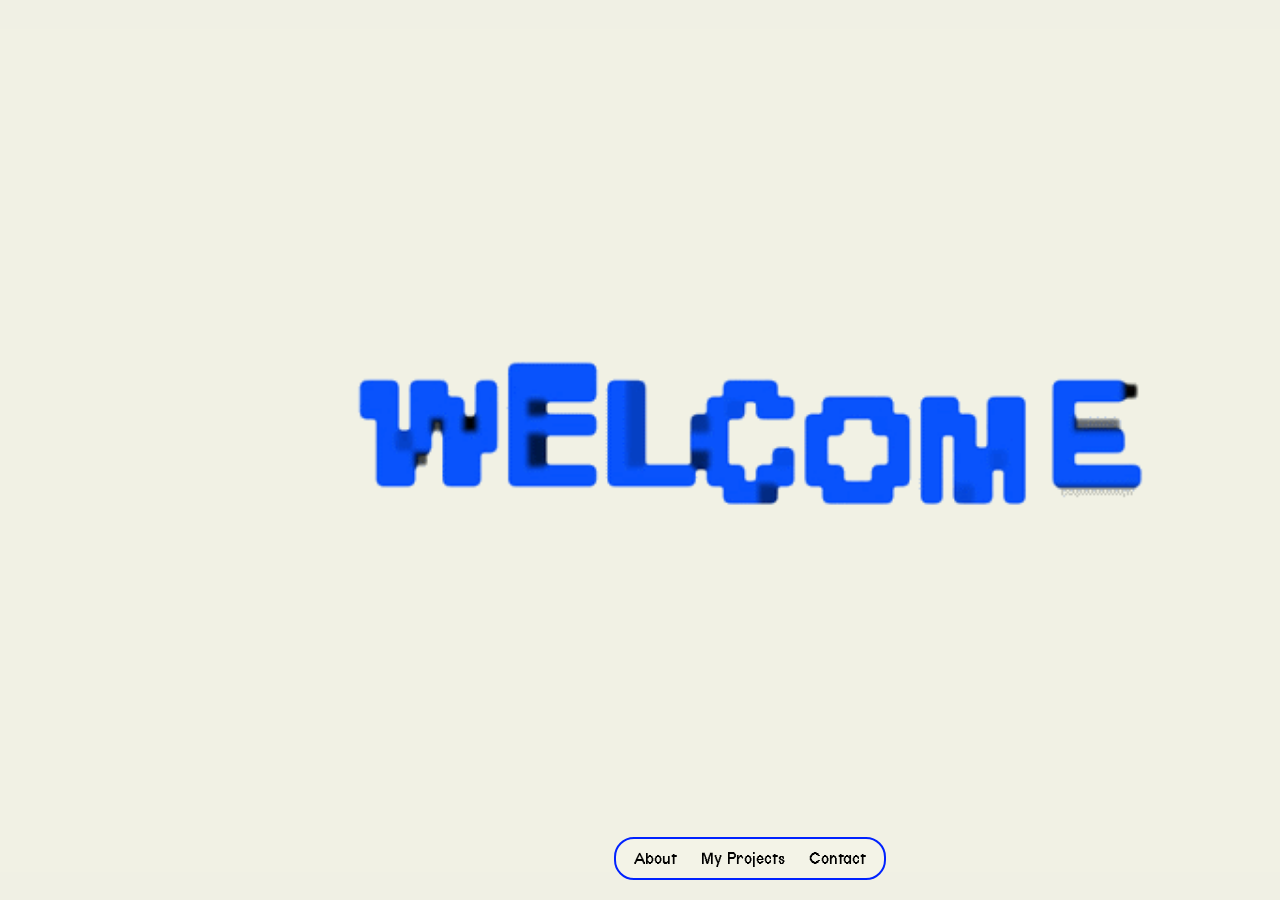
<file: index.html>
<!DOCTYPE html>
<html lang="he" dir="rtl">
<head>
  <meta charset="UTF-8">
  <meta name="viewport" content="width=device-width, initial-scale=1.0">
  <title>Document</title>
  <link rel="stylesheet" href="style.css"> 
</head>

<body>

<img class="welcome-gif" src="pictures/welcome.gif" alt="Welcome">
  <nav class="bottom-menu">
    <a href="contact.html" >Contact</a>
    <a href="myprojects.html">My Projects</a>
        <a href="about.html">About</a>
  </nav>

</body>
</html>
</file>
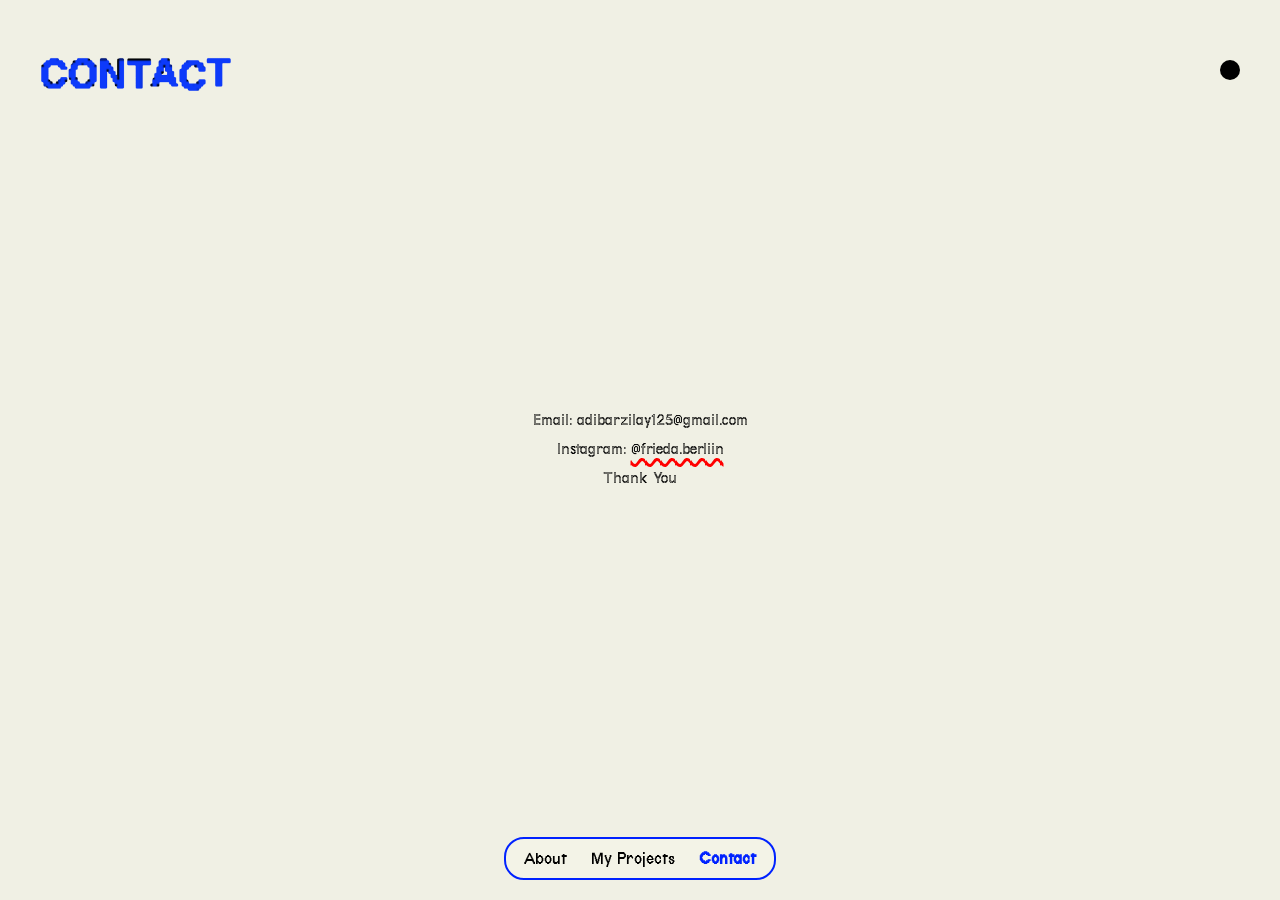
<file: contact.html>
<!DOCTYPE html>
<html lang="he" dir="rtl">

<head>
  <title>Contact</title>
  <link rel="stylesheet" href="style.css">
  <meta name="viewport" content="width=device-width, initial-scale=1.0">
</head>

<body>

 <img class="contact-title-video" src="pictures/contact.gif" alt="About">

  <a href="index.html" class="home-dot"></a>

  <div class="contact-text" dir="ltr">
    <p>Email: adibarzilay125@gmail.com</p>

    <p>
      Instagram:
      <a 
        href="https://www.instagram.com/frieda.berliin/" 
        class="text-link" 
        target="_blank" 
        rel="noopener noreferrer"
      >
        @frieda.berliin
      </a>
    </p>

    <p>Thank You</p>
  </div>

   <nav class="bottom-menu">
    <a href="contact.html" class="active">Contact</a>
    <a href="myprojects.html">My Projects</a>
        <a href="about.html">About</a>
  </nav>
  
</body>
</html>
</file>
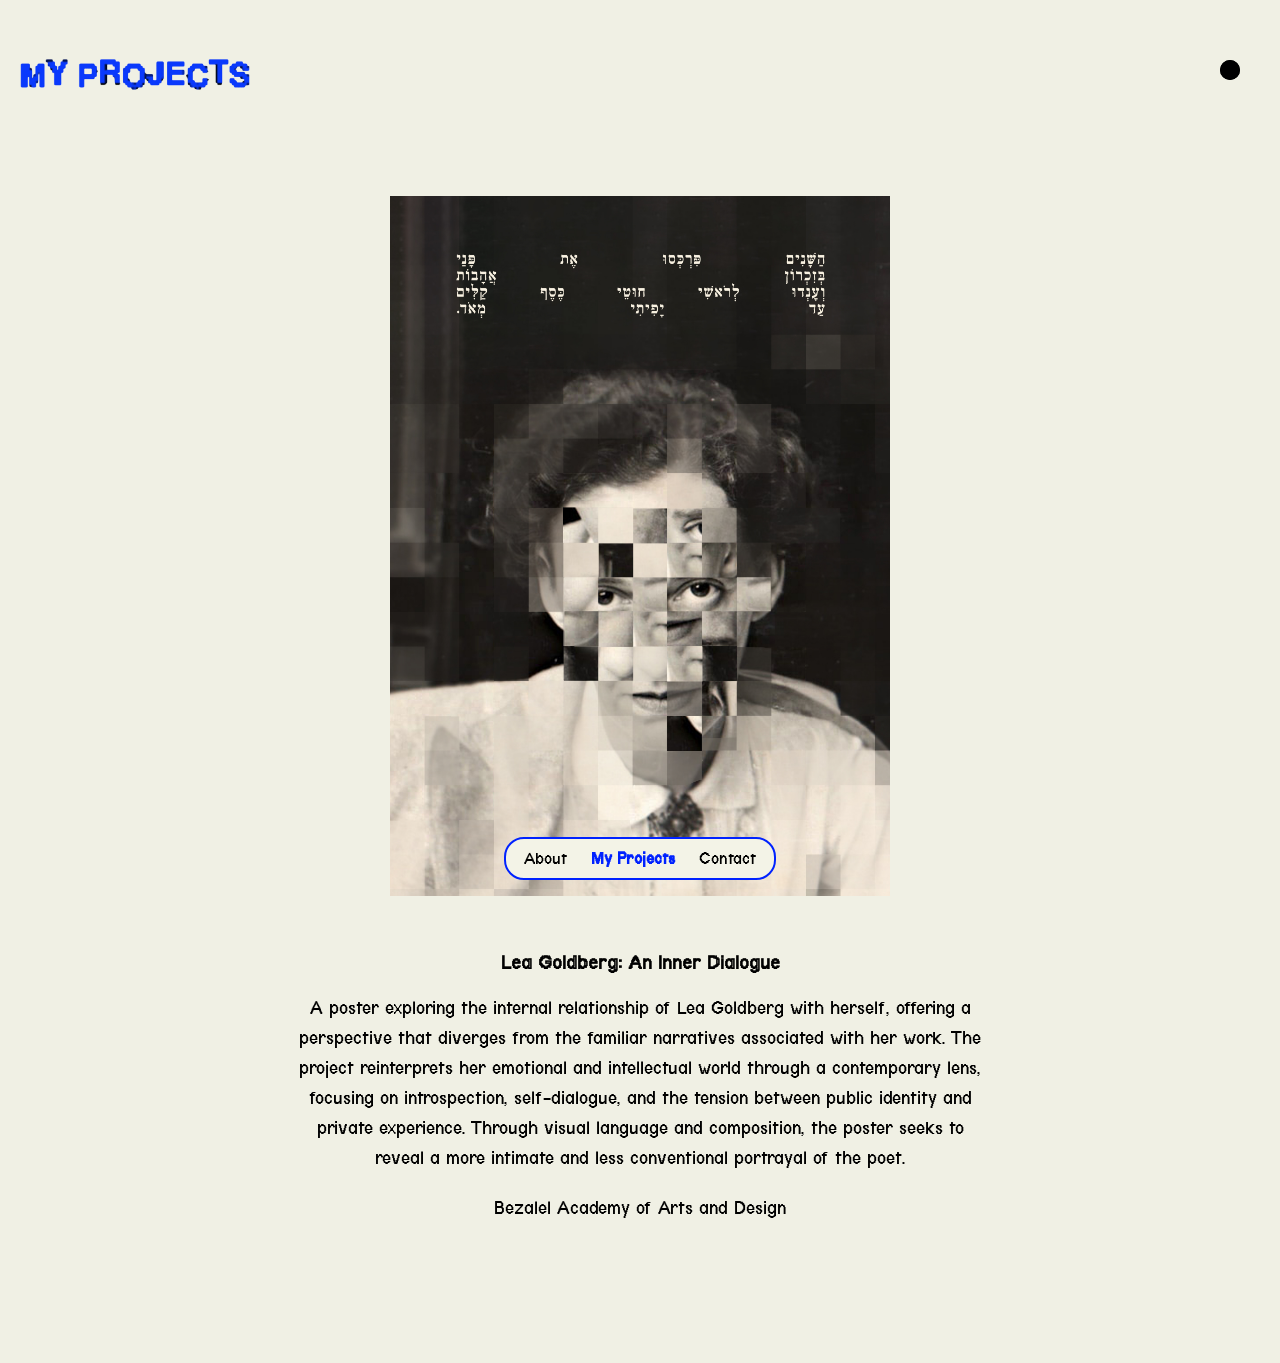
<file: leagoldberg.html>
<!DOCTYPE html>
<html>
    <html lang="he" dir="rtl">

<head>
  <img class="contact-title-video" src="pictures/myproject.gif" alt="About">
    <a href="index.html" class="home-dot"></a>
  <link rel="stylesheet" href="style.css">
    <meta name="viewport" content="width=device-width, initial-scale=1.0">
</head>

<body>
<a href="graphics.html">
  <h2 class="english">Graphics</h2>
</a>
   <a href="index.html" class="home-dot"></a>
    
  <nav class="bottom-menu">
    <a href="contact.html">Contact</a>
    <a href="myprojects.html" class="active">My Projects</a>
        <a href="about.html">About</a>
  </nav>


<div class="image-text" >

  <img class="poster" src="photos/leagoldberg.jpg" alt="poster">

  <div class="project-text">
    <h3 dir="ltr">
   Lea Goldberg: An Inner Dialogue   </h3>

    <p dir="ltr" class="paragraph">
   A poster exploring the internal relationship of Lea Goldberg with herself, offering a perspective that diverges from the familiar narratives associated with her work. The project reinterprets her emotional and intellectual world through a contemporary lens, focusing on introspection, self-dialogue, and the tension between public identity and private experience. Through visual language and composition, the poster seeks to reveal a more intimate and less conventional portrayal of the poet.
    </p>
    <p class="paragraph" >Bezalel Academy of Arts and Design</p>
  </div>

</div>
</file>
<file: style.css>
@font-face {
  font-family: "helvetica";
  font-weight: 100;
  src: url(fonts/helvetica-oblique.woff) format("woff");
}

@font-face {
  font-family: "helvetica";
  font-weight: 200;
  src: url(fonts/helvetica-bold-oblique.woff) format("woff");
}

@font-face {
  font-family: "terminal";
  font-weight: 100;
  src: url(fonts/terminal.woff2) format("woff2");
}

@font-face {
  font-family: "terminal2";
  font-weight: 200;
  src: url(fonts/terminal2.woff2) format("woff2");
}

/* ===== בסיס ===== */

body {
  margin: 0;
  font-family: Helvetica, Arial, sans-serif;
  background-color: #F0F0E4;
}

a {
  color: black;
  text-decoration: none;
}

.active {
  font-weight: bold;
  color: red;
}

/* ===== וידאו / פתיחה ===== */

.background-video {
  position: fixed;
  top: 0;
  left: 0;
  width: 100%;
  height: 100%;
  object-fit: cover;
  z-index: -1;
}

.welcome-gif {
  position: absolute;
  top: 50%;
  left: 50%;
  transform: translate(-50%, -50%);
  width: 1500px;
}

@media (max-width: 600px) {
  .welcome-gif {
    width: 90vw;
    max-width: 500px;
  }
}

/* ===== כותרות ===== */

h1 {
  font-family: "helvetica";
  font-weight: 100;
  margin: 0;
  text-align: center;
  height: 100vh;
  display: flex;
  justify-content: center;
  align-items: center;
  font-size: clamp(70px, 6vw, 80px);
  color: black;
  margin-bottom: 40px;
}

h2 {
  font-family: "terminal";
  margin-top: 40px;
  margin-left: 40px;
  font-size: clamp(30px, 5vw, 50px);
  padding-top: 5px;
}

h3 {
  font-family: "terminal2";
  font-size: 20px;
}

h4 {
  font-family: "helvetica";
  font-weight: 100;
  font-size: 35px;
}

.english,
.en {
  direction: ltr;
  text-align: left;
}

/* ===== וידאו כותרת עמודים ===== */


/* ===== נקודת בית ===== */

.home-dot {
  position: fixed;
  top: 60px;
  right: 40px;

  width: 20px;
  height: 20px;
  background-color: black;
  border-radius: 50%;

  cursor: pointer;
  z-index: 1000;
}

/* ===== תוכן מרכזי ===== */

.content {
  position: relative;
  z-index: 1;
  color: white;
  text-align: center;
  padding-top: 40vh;

  min-height: 100vh;
  display: flex;
  flex-direction: column;
  justify-content: center;
  align-items: center;
}

/* ===== Contact ===== */

.contact-text {
  position: absolute;
  top: 50%;
  left: 50%;

  transform: translate(-50%, -50%);
  text-align: center;

  font-family: "terminal2";
  font-weight: 200;

  direction: ltr;
}
@media (max-width: 600px) {
  .contact-text {
    position: absolute;
    z-index: 0;

    width: 90%;
    padding: 0 16px;
    font-size: 16px;
    line-height: 1.5;
  }
}
/* ===== About ===== */
.about {
  max-width: 1000px;
  margin: 0 auto;
  padding: 130px 20px 120px 20px;

  text-align: left;
  line-height: 1.6;
}

.about {
  position: relative;
  z-index: 2;
}

.about h4 {
  margin: 0;

  font-family: "terminal2";
  font-size: 26px;
  line-height: 1.6;
}

@media (max-width: 600px) {
  .about {
    max-width: 80%;
    padding: 120px 16px 120px 16px;
  }

  .about h4 {
    font-size: 22px;
    line-height: 1.5;
  }
}
/* ===== My Projects רשימה ===== */

.category-list {
  list-style-type: none;
  padding: 0;
  margin: 140px 0 0 0;
}

.category-list li {
  font-family: "terminal";
  font-weight: 200;
  font-size: clamp(30px, 5vw, 40px);
  margin-bottom: clamp(8px, 2vw, 16px);
  margin-left: 40px;
}

.category-list a {
  display: inline-block;
  color: black;
  text-decoration: none;
  transition: none;
}

.category-list a:hover {
  opacity: 0.6;
  color: rgb(0, 34, 255);
  transform: scale(1.1);
}

/* ===== לינקים עם קו אדום גלי: my projects / Instagram ===== */

.text-link {
  display: inline-block;
  color: black;

  text-decoration-line: underline;
  text-decoration-style: wavy;
  text-decoration-color: red;
  text-decoration-thickness: 3px;
  text-underline-offset: 4px;

  transition: none;
}

.text-link:hover {
  opacity: 0.6;
  color: rgb(0, 34, 255);
  transform: scale(1.1);
}

/* אם עדיין יש קישורים עם class="red-underline" */
.red-underline {
  display: inline-block;
  color: black;

  text-decoration-line: underline;
  text-decoration-style: wavy;
  text-decoration-color: red;
  text-decoration-thickness: 3px;
  text-underline-offset: 4px;

  transition: none;
}

.red-underline:hover {
  opacity: 0.6;
  color: rgb(0, 34, 255);
  transform: scale(1.1);
}
.bottom-menu {
  font-family: "terminal";
  font-weight: 100;

  position: fixed;
  bottom: 20px;
  left: 50%;
  transform: translateX(-50%);

  display: flex;
  gap: 24px;
  white-space: nowrap;

  background: #f3f1e4; /* צבע פנימי כמו הרקע של העמוד */
  border: 2px solid rgb(0, 34, 255); /* הקו מסביב */

  padding: 10px 18px;
  border-radius: 20px;
  z-index: 1000;
}

.bottom-menu a {
  display: inline-block;
  text-decoration: none;
  color: black;
  font-size: clamp(14px, 2vw, 18px);
  transition: none;
}

.bottom-menu a:hover {
  opacity: 0.6;
  color: rgb(0, 34, 255);
  transform: scale(1.1);
}
/* מובייל - תפריט תחתון */
@media (max-width: 600px) {
  .bottom-menu a {
    font-size: 18px;
  }
}

.image-row {
  display: grid;
  grid-template-columns: repeat(3, 1fr);
  gap: 40px;

  padding: 100px;
  margin-top: 100px;

  direction: ltr;
}

.project-card {
  position: relative;
  z-index: 2;
}

.project-card {
  background-color: #dbdcd1;
  padding: 20px;

  display: flex;
  justify-content: center;
  align-items: center;

  min-height: 380px;

  text-decoration: none;
}

.project-card img,
.project-card video {
  max-width: 100%;
  max-height: 330px;

  width: auto;
  height: auto;

  object-fit: contain;
  display: block;
}

.project-card:hover {
  background-color: #2A84FF;
}

.image-row {
  display: grid;
  grid-template-columns: repeat(3, 1fr);
  gap: 40px;

  padding: 100px;
  margin-top: 100px;

  direction: ltr;
}

.project-card {
  background-color: #dbdcd1;
  padding: 20px;

  display: flex;
  justify-content: center;
  align-items: center;

  min-height: 380px;

  text-decoration: none;
}

.project-card img,
.project-card video {
  max-width: 100%;
  max-height: 330px;

  width: auto;
  height: auto;

  object-fit: contain;
  display: block;
}

.project-card:hover {
  background-color: #2A84FF;
}

/* טאבלט */
@media (max-width: 900px) {
  .image-row {
    grid-template-columns: repeat(2, 1fr);
    gap: 28px;

    padding: 70px 40px;
    margin-top: 80px;
  }

  .project-card {
    min-height: 320px;
    padding: 18px;
  }

  .project-card img,
  .project-card video {
    max-height: 280px;
  }
}

/* פלאפון */
@media (max-width: 600px) {
  .image-row {
    grid-template-columns: 1fr;
    gap: 28px;

    padding: 110px 22px 100px 22px;
    margin-top: 20px;
  }

  .project-card {
    min-height: 280px;
    padding: 16px;
  }

  .project-card img,
  .project-card video {
    max-width: 100%;
    max-height: 240px;
  }
}

/* ===== עמודי פרויקט ===== */

.abba01 {
  width: 50%;
  max-width: 300px;
  display: block;
  margin: 0 auto;
  padding: 140px;
}
.image-text {
  display: flex;
  flex-direction: column; /* תמונה מעל טקסט */
  align-items: center;
  justify-content: center;

  gap: 40px;
  margin: 100px auto 120px auto;

  text-align: left;
  direction: ltr;
}

.image-text img {
  width: 500px;
  max-width: 100%;
  height: auto;

  margin: 0;
  display: block;
}

.poster {
  width: 300px;
  max-width: 100%;
  height: auto;

  display: block;
  transition: transform 0.3s ease;
}

.poster:hover {
  transform: scale(1.2);
}

.project-text {
  max-width: 700px;
  width: 80%;
  text-align: center;
}

.paragraph {
  font-family: "terminal";
  font-weight: 100;
  font-size: 20px;
  line-height: 1.5;
}

@media (max-width: 600px) {
  .image-text {
    gap: 24px;
    margin: 80px auto 100px auto;
    padding: 0 20px;
  }

  .image-text img,
  .poster {
    width: 280px;
  }

  .project-text {
    width: 100%;
    max-width: 90%;
  }

  .paragraph {
    font-size: 14px;
    line-height: 1.5;
  }
}


@media (max-width: 600px) {
  .image-text {
    flex-direction: column;
    align-items: center;
    margin-left: 0;
    margin-right: 0;
    margin-top: 12px;
    gap: 12px;
  }

  .image-text img {
    margin-top: 200px;
    margin-right: 0;
    width: 300px;
  }

  .project-text {
    max-width: 90%;
    margin: 40px;
    padding: 0 12px 80px 12px;
  }

  .project-text h3 {
    margin-top: 0;
    font-size: 16px;
  }

  .project-text .paragraph {
    font-size: 14px;
    margin-top: 8px;
  }
}

.project-img {
  width: 600px;
  height: auto;
  display: block;
  margin: 0 auto;
  margin-top: 200px ;
}

.contact-title-video {
  position: absolute;
  top: 5px;
  left: 10px;
  width: 250px;
  height: auto;
  z-index: 0;

  pointer-events: none;
  user-select: none;
}

.my-video {
  width: 250px;
  height: auto;
  display: block;
}

.bottom-menu {
  font-family: "terminal";
  font-weight: 100;

  position: fixed;
  bottom: 20px;
  left: 50%;
  transform: translateX(-50%);

  display: flex;
  gap: 24px;
  white-space: nowrap;

  background: #F3F3E7;
  border: 2px solid rgb(0, 34, 255);

  padding: 10px 18px;
  border-radius: 20px;
  z-index: 1000;
}

.bottom-menu a {
  display: inline-block;
  text-decoration: none;
  color: black;
  font-size: clamp(14px, 2vw, 18px);
  font-weight: 100;
  transition: none;
}

.bottom-menu a:hover {
  opacity: 0.6;
  color: rgb(0, 34, 255);
  transform: scale(1.1);
}

.bottom-menu a.active {
  font-weight: bold;
  color: rgb(0, 34, 255);
}

@media (max-width: 600px) {
  .bottom-menu a {
    font-size: 18px;
  }
}
</file>
